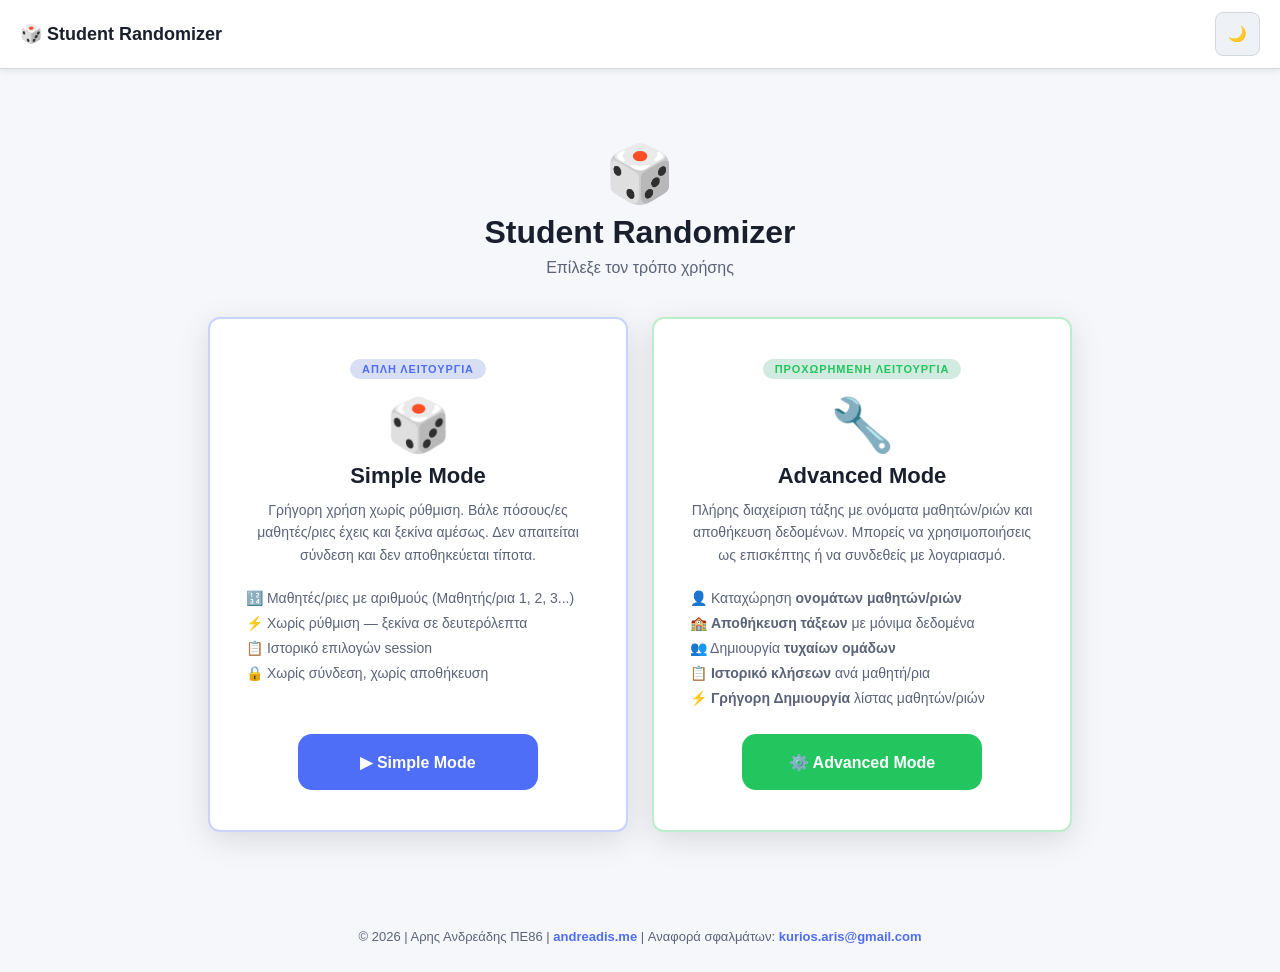
<file: index.html>
<!DOCTYPE html>
<html lang="el">
<head>
  <meta charset="UTF-8">
  <meta name="viewport" content="width=device-width, initial-scale=1.0">
  <title>Student Randomizer</title>
  <link rel="icon" href="data:image/svg+xml,<svg xmlns='http://www.w3.org/2000/svg' viewBox='0 0 100 100'><text y='.9em' font-size='90'>🎲</text></svg>">
  <link rel="stylesheet" href="css/variables.css">
  <link rel="stylesheet" href="css/base.css">
  <link rel="stylesheet" href="css/components.css">
  <link rel="stylesheet" href="css/landing.css">
</head>
<body>

<header class="header">
  <span class="app-title">🎲 Student Randomizer</span>
  <button class="btn btn-secondary btn-icon" id="btn-theme" title="Εναλλαγή θέματος">🌙</button>
</header>

<main class="landing-main">
  <div class="landing-hero">
    <div class="landing-hero-icon">🎲</div>
    <h1 class="landing-hero-title">Student Randomizer</h1>
    <p class="landing-hero-sub">Επίλεξε τον τρόπο χρήσης</p>
  </div>

  <div class="landing-cards">

    <!-- Simple Mode -->
    <a href="simple.html" class="landing-card landing-card-simple">
      <div class="card-badge badge-simple">Απλή Λειτουργία</div>
      <div class="card-icon">🎲</div>
      <h2 class="card-title">Simple Mode</h2>
      <p class="card-desc">Γρήγορη χρήση χωρίς ρύθμιση. Βάλε πόσους/ες μαθητές/ριες έχεις και ξεκίνα αμέσως. Δεν απαιτείται σύνδεση και δεν αποθηκεύεται τίποτα.</p>
      <ul class="card-features">
        <li>🔢 Μαθητές/ριες με αριθμούς (Μαθητής/ρια 1, 2, 3...)</li>
        <li>⚡ Χωρίς ρύθμιση — ξεκίνα σε δευτερόλεπτα</li>
        <li>📋 Ιστορικό επιλογών session</li>
        <li>🔒 Χωρίς σύνδεση, χωρίς αποθήκευση</li>
      </ul>
      <span class="card-cta cta-simple">▶ Simple Mode</span>
    </a>

    <!-- Advanced Mode -->
    <a href="advanced.html" class="landing-card landing-card-expert">
      <div class="card-badge badge-expert">Προχωρημένη Λειτουργία</div>
      <div class="card-icon">🔧</div>
      <h2 class="card-title">Advanced Mode</h2>
      <p class="card-desc">Πλήρης διαχείριση τάξης με ονόματα μαθητών/ριών και αποθήκευση δεδομένων. Μπορείς να χρησιμοποιήσεις ως επισκέπτης ή να συνδεθείς με λογαριασμό.</p>
      <ul class="card-features">
        <li>👤 Καταχώρηση <strong>ονομάτων μαθητών/ριών</strong></li>
        <li>🏫 <strong>Αποθήκευση τάξεων</strong> με μόνιμα δεδομένα</li>
        <li>👥 Δημιουργία <strong>τυχαίων ομάδων</strong></li>
        <li>📋 <strong>Ιστορικό κλήσεων</strong> ανά μαθητή/ρια</li>
        <li>⚡ <strong>Γρήγορη Δημιουργία</strong> λίστας μαθητών/ριών</li>
      </ul>
      <span class="card-cta cta-expert">⚙️ Advanced Mode</span>
    </a>

  </div>
</main>

<footer class="site-footer">
  © 2026 | Αρης Ανδρεάδης ΠΕ86 | <a href="https://andreadis.me" target="_blank" rel="noopener noreferrer">andreadis.me</a> | Αναφορά σφαλμάτων: <a href="mailto:kurios.aris@gmail.com">kurios.aris@gmail.com</a>
</footer>

<div id="toast-container"></div>

<script src="js/landing.js"></script>
  <script data-goatcounter="https://randomizer.goatcounter.com/count"
        async src="//gc.zgo.at/count.js"></script>
</body>
</html>
</file>
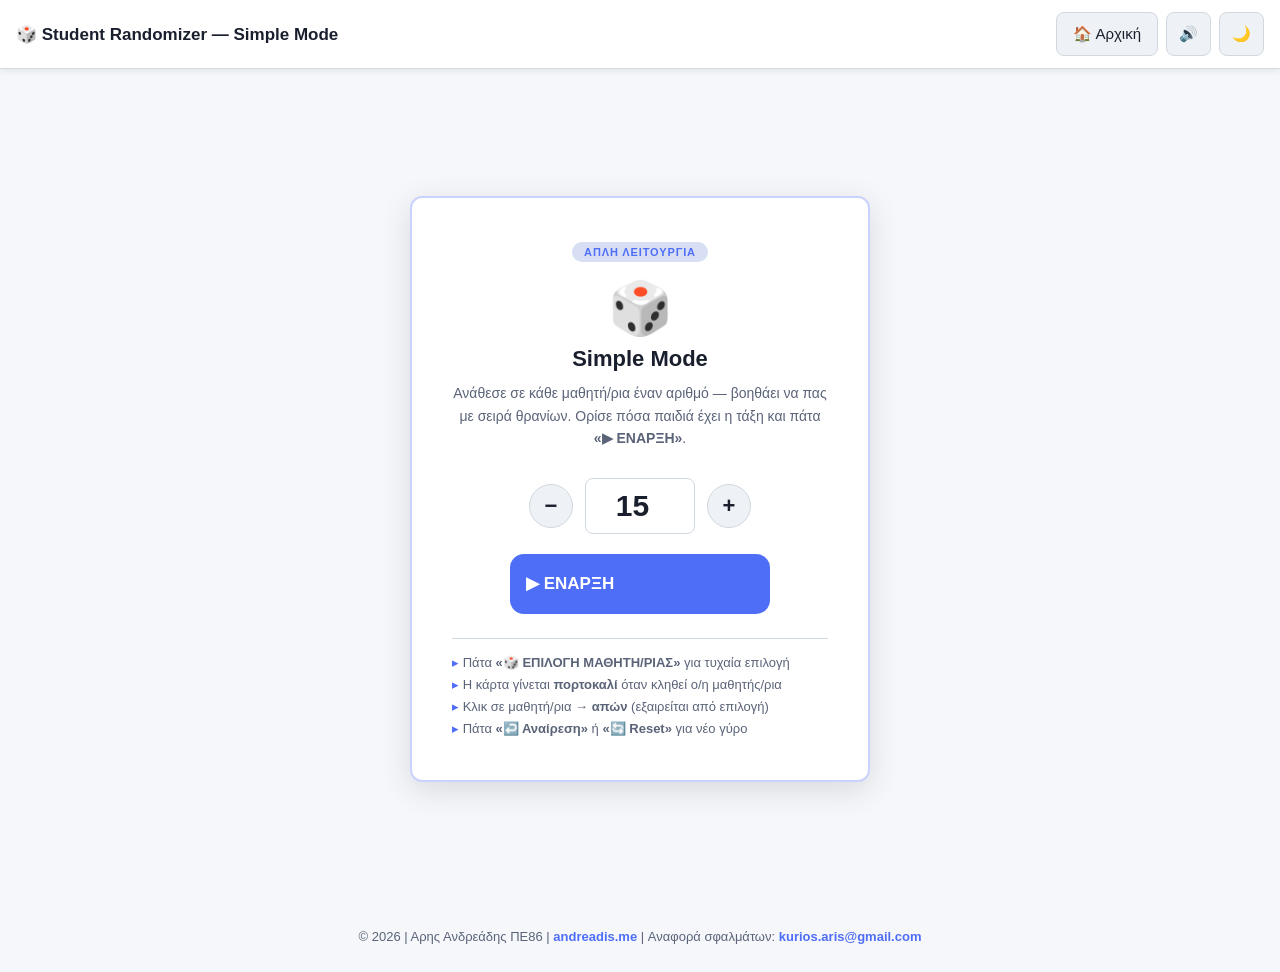
<file: simple.html>
<!DOCTYPE html>
<html lang="el">
<head>
  <meta charset="UTF-8">
  <meta name="viewport" content="width=device-width, initial-scale=1.0">
  <title>Student Randomizer — Simple Mode</title>
  <link rel="icon" href="data:image/svg+xml,<svg xmlns='http://www.w3.org/2000/svg' viewBox='0 0 100 100'><text y='.9em' font-size='90'>🎲</text></svg>">
  <link rel="stylesheet" href="css/variables.css">
  <link rel="stylesheet" href="css/base.css">
  <link rel="stylesheet" href="css/components.css">
  <link rel="stylesheet" href="css/overlays.css">
  <link rel="stylesheet" href="css/simple.css">
  <link rel="stylesheet" href="css/picker.css">
</head>
<body data-simple-state="setup">

<!-- HEADER -->
<header class="header">
  <div class="header-left">
    <span class="app-title">🎲 Student Randomizer — Simple Mode</span>
  </div>
  <div class="header-right">
    <a href="index.html" class="btn btn-secondary" title="Αρχική σελίδα">🏠 Αρχική</a>
    <button class="btn btn-secondary btn-icon" id="btn-mute" title="Σίγαση">🔊</button>
    <button class="btn btn-secondary btn-icon" id="btn-theme" title="Εναλλαγή θέματος">🌙</button>
  </div>
</header>

<!-- SETUP SCREEN -->
<div class="simple-setup">
  <div class="setup-card">
    <div class="setup-badge">Απλή Λειτουργία</div>
    <div class="setup-icon">🎲</div>
    <h2 class="setup-title">Simple Mode</h2>
    <p class="setup-desc">Ανάθεσε σε κάθε μαθητή/ρια έναν αριθμό — βοηθάει να πας με σειρά θρανίων. Ορίσε πόσα παιδιά έχει η τάξη και πάτα <strong>«▶ ΕΝΑΡΞΗ»</strong>.</p>
    <div class="setup-count-row">
      <button class="btn btn-secondary count-btn" id="btn-count-minus" title="Μείωση">−</button>
      <input type="number" id="simple-count" min="1" max="200" value="15" aria-label="Αριθμός μαθητών/ριών">
      <button class="btn btn-secondary count-btn" id="btn-count-plus" title="Αύξηση">+</button>
    </div>
    <button class="btn btn-primary btn-start" id="btn-simple-start">▶ ΕΝΑΡΞΗ</button>
    <ul class="setup-instructions">
      <li>Πάτα <strong>«🎲 ΕΠΙΛΟΓΗ ΜΑΘΗΤΗ/ΡΙΑΣ»</strong> για τυχαία επιλογή</li>
      <li>Η κάρτα γίνεται <strong>πορτοκαλί</strong> όταν κληθεί ο/η μαθητής/ρια</li>
      <li>Κλικ σε μαθητή/ρια → <strong>απών</strong> (εξαιρείται από επιλογή)</li>
      <li>Πάτα <strong>«↩️ Αναίρεση»</strong> ή <strong>«🔄 Reset»</strong> για νέο γύρο</li>
    </ul>
  </div>
</div>

<!-- ACTIVE SCREEN -->
<main class="main simple-active">
  <div class="main-layout">

    <!-- PICKER COLUMN -->
    <div class="picker-column" id="picker-column">
      <div class="picker-section">
        <div class="picker-section-title">Επιλογέας</div>
        <div class="picker-type-toggle">
          <label class="picker-option">
            <input type="radio" name="picker-type" value="neon">
            <span>⚡ Neon</span>
          </label>
          <label class="picker-option">
            <input type="radio" name="picker-type" value="kino">
            <span>🎰 Kino</span>
          </label>
        </div>
        <div id="picker-display"></div>
      </div>
    </div>

    <!-- LEFT COLUMN -->
    <div class="main-left">

      <!-- ACTION AREA -->
      <div class="action-area">
        <div style="margin-bottom:12px;">
          <button class="btn btn-primary btn-pick" id="btn-pick">🎲 ΕΠΙΛΟΓΗ ΜΑΘΗΤΗ/ΡΙΑΣ</button>
        </div>
        <div class="action-row">
          <span class="stats-badge" id="stats-badge">0 / 0 επιλέχθηκαν</span>
          <button class="btn btn-secondary" id="btn-undo" disabled>↩️ Αναίρεση</button>
          <button class="btn btn-secondary" id="btn-reset-session">🔄 Reset</button>
          <button class="btn btn-secondary" id="btn-change-count">🔢 Αλλαγή πλήθους μαθητών/ριών</button>
        </div>
        <div class="unique-row">
          <label class="unique-label">
            <input type="checkbox" id="chk-unique" checked>
            Κάθε μαθητής/ρια επιλέγεται μόνο μία φορά ανά γύρο
          </label>
          <div id="repeat-notice" class="repeat-notice" hidden>
            ℹ️ Οι μαθητές/ριες μπορούν να επιλεγούν πάνω από μία φορά
          </div>
        </div>
      </div>

      <!-- STUDENTS GRID -->
      <div class="students-section">
        <div class="students-grid" id="students-grid"></div>
      </div>

      <!-- INSTRUCTIONS -->
      <div class="active-instructions">
        <div class="active-instructions-title">📖 Οδηγίες χρήσης</div>
        <ul class="active-instructions-list">
          <li>Πάτα <strong>«🎲 ΕΠΙΛΟΓΗ ΜΑΘΗΤΗ/ΡΙΑΣ»</strong> για τυχαία επιλογή</li>
          <li>Η κάρτα του/της επιλεγμένου/ης μαθητή/ριας γίνεται <strong>πορτοκαλί</strong> — σημαίνει ότι έχει κληθεί</li>
          <li>Κάνε κλικ σε μαθητή/ρια για να τον/την ορίσεις ως <strong>απόντα</strong> (σκούρο) και να μην επιλεγεί</li>
          <li>Πάτα <strong>«↩️ Αναίρεση»</strong> για να αναιρέσεις την τελευταία επιλογή</li>
          <li>Πάτα <strong>«🔄 Reset»</strong> για να ξεκινήσεις νέο γύρο από την αρχή</li>
        </ul>
      </div>

    </div><!-- /main-left -->

    <!-- RIGHT COLUMN: history -->
    <div class="main-right">
      <div class="history-panel">
        <div class="section-header">
          <span class="section-title">📋 Ιστορικό Επιλογών</span>
        </div>
        <ul class="history-list" id="simple-history-list">
          <li style="color:var(--text2);font-size:14px;">Κανένας/καμία μαθητής/ρια δεν έχει κληθεί ακόμα.</li>
        </ul>
      </div>
    </div><!-- /main-right -->

  </div><!-- /main-layout -->
</main>

<footer class="site-footer">
  © 2026 | Αρης Ανδρεάδης ΠΕ86 | <a href="https://andreadis.me" target="_blank" rel="noopener noreferrer">andreadis.me</a> | Αναφορά σφαλμάτων: <a href="mailto:kurios.aris@gmail.com">kurios.aris@gmail.com</a>
</footer>

<!-- TOAST CONTAINER -->
<div id="toast-container"></div>

<script type="module" src="js/simple-main.js"></script>
</body>
</html>
</file>
<file: css/variables.css>
:root {
  --bg: #f5f7fa;
  --surface: #ffffff;
  --surface2: #eef1f5;
  --border: #d1d9e0;
  --text: #1a1f2e;
  --text2: #5a6378;
  --accent: #4f6ef7;
  --accent-hover: #3a58e8;
  --green: #22c55e;
  --orange: #f97316;
  --red: #ef4444;
  --red-hover: #dc2626;
  --gray: #94a3b8;
  --shadow: 0 2px 8px rgba(0,0,0,0.08);
  --shadow-lg: 0 8px 32px rgba(0,0,0,0.12);
  --radius: 12px;
  --radius-sm: 8px;
}

[data-theme="dark"] {
  --bg: #0f1117;
  --surface: #1a1f2e;
  --surface2: #242938;
  --border: #2d3448;
  --text: #e8ecf0;
  --text2: #8892a4;
  --shadow: 0 2px 8px rgba(0,0,0,0.3);
  --shadow-lg: 0 8px 32px rgba(0,0,0,0.4);
}
</file>
<file: css/base.css>
* { box-sizing: border-box; margin: 0; padding: 0; }

body {
  font-family: -apple-system, BlinkMacSystemFont, 'Segoe UI', sans-serif;
  background: var(--bg);
  color: var(--text);
  min-height: 100vh;
  transition: background 0.2s, color 0.2s;
}

[hidden] {
  display: none !important;
}

.site-footer {
  width: 100%;
  padding: 18px 24px 24px;
  text-align: center;
  color: var(--text2);
  font-size: 13px;
  line-height: 1.6;
}

.site-footer a {
  color: var(--accent);
  font-weight: 600;
  text-decoration: none;
}

.site-footer a:hover {
  text-decoration: underline;
}
</file>
<file: css/components.css>
/* ── BUTTONS ── */
.btn {
  height: 44px;
  padding: 0 16px;
  border: none;
  border-radius: var(--radius-sm);
  font-size: 15px;
  font-weight: 500;
  cursor: pointer;
  display: inline-flex;
  align-items: center;
  gap: 6px;
  transition: background 0.15s, transform 0.1s;
  white-space: nowrap;
  touch-action: manipulation;
  text-decoration: none;
}
.btn:active { transform: scale(0.97); }
.btn-primary { background: var(--accent); color: #fff; }
.btn-primary:hover { background: var(--accent-hover); }
.btn-secondary { background: var(--surface2); color: var(--text); border: 1px solid var(--border); }
.btn-secondary:hover { background: var(--border); }
.btn-danger { background: var(--red); color: #fff; }
.btn-danger:hover { background: var(--red-hover); }
.btn-icon { padding: 0 12px; }
.btn:disabled { opacity: 0.4; cursor: not-allowed; transform: none; }

/* ── INPUTS ── */
select {
  height: 44px;
  padding: 0 12px;
  border: 1px solid var(--border);
  border-radius: var(--radius-sm);
  background: var(--surface);
  color: var(--text);
  font-size: 15px;
  cursor: pointer;
  max-width: 220px;
}

.input-text {
  height: 44px;
  padding: 0 14px;
  border: 1px solid var(--border);
  border-radius: var(--radius-sm);
  font-size: 15px;
  background: var(--surface);
  color: var(--text);
  flex: 1;
  min-width: 160px;
}
.input-text:focus { outline: 2px solid var(--accent); border-color: transparent; }

input[type=number] {
  height: 44px;
  padding: 0 14px;
  border: 1px solid var(--border);
  border-radius: var(--radius-sm);
  font-size: 18px;
  font-weight: 700;
  background: var(--surface);
  color: var(--text);
  width: 100px;
  text-align: center;
}
input[type=number]:focus { outline: 2px solid var(--accent); border-color: transparent; }

textarea {
  width: 100%;
  padding: 12px;
  border: 1px solid var(--border);
  border-radius: var(--radius-sm);
  background: var(--surface);
  color: var(--text);
  font-size: 14px;
  resize: vertical;
  min-height: 120px;
  font-family: inherit;
}
textarea:focus { outline: 2px solid var(--accent); border-color: transparent; }

.rename-input {
  font-size: 15px;
  padding: 6px 10px;
  border: 1px solid var(--accent);
  border-radius: var(--radius-sm);
  background: var(--surface);
  color: var(--text);
  width: 180px;
}

/* ── STATS BADGE ── */
.stats-badge {
  background: var(--surface2);
  border: 1px solid var(--border);
  border-radius: 20px;
  padding: 8px 16px;
  font-size: 14px;
  font-weight: 600;
  color: var(--text2);
}

/* ── STUDENT CARD ── */
.student-card {
  background: var(--surface);
  border: 2px solid var(--border);
  border-radius: var(--radius-sm);
  padding: 12px 10px;
  text-align: center;
  cursor: pointer;
  transition: border-color 0.15s, background 0.15s, transform 0.1s;
  position: relative;
  min-height: 80px;
  display: flex;
  flex-direction: column;
  align-items: center;
  justify-content: center;
  gap: 4px;
  touch-action: manipulation;
}
.student-card:active { transform: scale(0.96); }
.student-card.in-pool { border-color: var(--green); }
.student-card.called {
  border-color: var(--orange);
  background: color-mix(in srgb, var(--orange) 8%, var(--surface));
}
.student-card.absent { border-color: var(--gray); background: var(--surface2); opacity: 0.6; }
.student-card.just-selected {
  border-color: var(--orange) !important;
  background: color-mix(in srgb, var(--orange) 22%, var(--surface)) !important;
  transform: scale(1.06);
  transition: border-color 0.2s, background 0.2s, transform 0.2s;
  box-shadow: 0 0 0 3px color-mix(in srgb, var(--orange) 30%, transparent);
}
.student-card .name { font-size: 13px; font-weight: 600; word-break: break-word; line-height: 1.3; }
.student-card .status-dot { font-size: 14px; }
.student-card .calls-badge {
  font-size: 11px;
  color: var(--text2);
  background: var(--surface2);
  border-radius: 10px;
  padding: 1px 6px;
}
.student-card .delete-btn {
  position: absolute;
  top: 4px;
  right: 4px;
  width: 20px;
  height: 20px;
  border-radius: 50%;
  border: none;
  background: var(--red);
  color: #fff;
  font-size: 12px;
  cursor: pointer;
  display: none;
  align-items: center;
  justify-content: center;
  line-height: 1;
  touch-action: manipulation;
}
.student-card:hover .delete-btn,
.student-card:focus-within .delete-btn { display: flex; }

/* ── GROUP CARD ── */
.group-card {
  background: var(--surface2);
  border-radius: var(--radius-sm);
  padding: 14px;
}
.group-card h4 { font-size: 14px; font-weight: 700; color: var(--accent); margin-bottom: 8px; }
.group-card ul { list-style: none; }
.group-card ul li { font-size: 14px; padding: 3px 0; border-bottom: 1px solid var(--border); }
.group-card ul li:last-child { border-bottom: none; }

/* ── LOG ENTRY ── */
.log-entry {
  border: 1px solid var(--border);
  border-radius: var(--radius-sm);
  padding: 12px;
  margin-bottom: 10px;
}
.log-entry-header {
  display: flex;
  justify-content: space-between;
  align-items: center;
  margin-bottom: 6px;
}
.log-entry-date { font-size: 13px; font-weight: 600; }
.log-entry-class { font-size: 12px; color: var(--text2); }
.log-entry-students { font-size: 13px; color: var(--text2); line-height: 1.5; }

/* ── HISTORY RANK ── */
.history-rank {
  font-size: 12px;
  font-weight: 700;
  color: var(--accent);
  min-width: 22px;
  display: inline-block;
}

/* ── EMPTY STATE ── */
.empty-state {
  text-align: center;
  padding: 40px 20px;
  color: var(--text2);
}
.empty-state .icon { font-size: 48px; margin-bottom: 12px; }
.empty-state p { font-size: 15px; }
</file>
<file: css/landing.css>
/* ── LANDING PAGE ── */

.header {
  background: var(--surface);
  border-bottom: 1px solid var(--border);
  padding: 12px 20px;
  display: flex;
  align-items: center;
  justify-content: space-between;
  box-shadow: var(--shadow);
}
.app-title {
  font-size: 18px;
  font-weight: 700;
  color: var(--text);
}

.landing-main {
  min-height: calc(100vh - 60px);
  display: flex;
  flex-direction: column;
  align-items: center;
  justify-content: center;
  padding: 40px 20px;
}

.landing-hero {
  text-align: center;
  margin-bottom: 40px;
}
.landing-hero-icon { font-size: 56px; line-height: 1; margin-bottom: 12px; }
.landing-hero-title {
  font-size: 32px;
  font-weight: 800;
  color: var(--text);
  margin-bottom: 8px;
}
.landing-hero-sub {
  font-size: 16px;
  color: var(--text2);
}

.landing-cards {
  display: flex;
  gap: 24px;
  align-items: stretch;
  justify-content: center;
  flex-wrap: wrap;
  width: 100%;
  max-width: 900px;
}

.landing-card {
  background: var(--surface);
  border-radius: var(--radius);
  padding: 40px 36px;
  box-shadow: var(--shadow-lg);
  flex: 1;
  max-width: 420px;
  min-width: 260px;
  display: flex;
  flex-direction: column;
  align-items: center;
  text-align: center;
  border: 2px solid transparent;
  text-decoration: none;
  color: inherit;
  transition: border-color 0.2s, box-shadow 0.2s, transform 0.15s;
  cursor: pointer;
}
.landing-card:hover {
  box-shadow: 0 12px 40px rgba(0,0,0,0.16);
  transform: translateY(-2px);
}
.landing-card:active { transform: scale(0.98); }

.landing-card-simple { border-color: color-mix(in srgb, var(--accent) 30%, transparent); }
.landing-card-expert  { border-color: color-mix(in srgb, var(--green)  30%, transparent); }

.card-badge {
  display: inline-block;
  font-size: 11px;
  font-weight: 700;
  letter-spacing: 0.08em;
  text-transform: uppercase;
  padding: 4px 12px;
  border-radius: 20px;
  margin-bottom: 20px;
}
.badge-simple { background: color-mix(in srgb, var(--accent) 14%, var(--surface2)); color: var(--accent); }
.badge-expert { background: color-mix(in srgb, var(--green)  14%, var(--surface2)); color: var(--green); }

.card-icon  { font-size: 52px; line-height: 1; margin-bottom: 12px; }
.card-title { font-size: 22px; font-weight: 800; margin-bottom: 10px; color: var(--text); }
.card-desc  { font-size: 14px; color: var(--text2); margin-bottom: 24px; line-height: 1.6; }

.card-features {
  list-style: none;
  text-align: left;
  width: 100%;
  font-size: 14px;
  color: var(--text2);
  display: flex;
  flex-direction: column;
  gap: 9px;
  margin-bottom: 28px;
}

.card-cta {
  width: 100%;
  max-width: 240px;
  height: 56px;
  font-size: 16px;
  font-weight: 700;
  border-radius: 14px;
  border: none;
  cursor: pointer;
  display: inline-flex;
  align-items: center;
  justify-content: center;
  gap: 8px;
  transition: background 0.15s, transform 0.1s;
  touch-action: manipulation;
  text-decoration: none;
  margin-top: auto;
}
.cta-simple {
  background: var(--accent);
  color: #fff;
}
.cta-simple:hover { background: var(--accent-hover); }
.cta-expert {
  background: var(--green);
  color: #fff;
}
.cta-expert:hover { background: color-mix(in srgb, var(--green) 80%, #000); }

@media (max-width: 720px) {
  .landing-cards { flex-direction: column; align-items: center; }
  .landing-card  { max-width: 480px; }
  .landing-hero-title { font-size: 26px; }
}
@media (max-width: 480px) {
  .landing-card { padding: 28px 20px; }
  .landing-hero-icon { font-size: 44px; }
}
</file>
<file: css/overlays.css>
/* ── TOAST ── */
#toast-container {
  position: fixed;
  bottom: 24px;
  left: 50%;
  transform: translateX(-50%);
  z-index: 9999;
  display: flex;
  flex-direction: column;
  gap: 8px;
  pointer-events: none;
}
.toast {
  background: #1a1f2e;
  color: #fff;
  padding: 12px 20px;
  border-radius: 10px;
  font-size: 15px;
  font-weight: 500;
  box-shadow: 0 4px 20px rgba(0,0,0,0.25);
  animation: toast-in 0.3s ease, toast-out 0.3s ease 2.7s forwards;
  white-space: nowrap;
}
.toast.success { background: #166534; }
.toast.error   { background: #7f1d1d; }
.toast.info    { background: #1e3a5f; }

/* ── PICK OVERLAY ── */
.overlay {
  position: fixed;
  inset: 0;
  background: rgba(0,0,0,0.85);
  z-index: 1000;
  display: flex;
  align-items: center;
  justify-content: center;
  cursor: pointer;
  animation: fade-in 0.2s ease;
}
.overlay-card {
  background: var(--surface);
  border-radius: 24px;
  padding: 48px 64px;
  text-align: center;
  max-width: 90vw;
  box-shadow: var(--shadow-lg);
  cursor: default;
  animation: pop-in 0.3s cubic-bezier(0.34, 1.56, 0.64, 1);
}
.overlay-label { font-size: 16px; color: var(--text2); margin-bottom: 12px; font-weight: 500; }
.overlay-name {
  font-size: clamp(40px, 8vw, 80px);
  font-weight: 800;
  color: var(--accent);
  line-height: 1.1;
  margin-bottom: 8px;
  letter-spacing: -1px;
}
.overlay-sub { font-size: 14px; color: var(--text2); margin-top: 16px; }
.overlay-card.fullscreen-mode {
  background: #000;
  border-radius: 0;
  padding: 0;
  width: 100vw;
  height: 100vh;
  max-width: none;
  display: flex;
  flex-direction: column;
  align-items: center;
  justify-content: center;
}
.overlay-card.fullscreen-mode .overlay-name { color: #fff; font-size: clamp(60px, 15vw, 160px); }

/* ── MODAL ── */
.modal-backdrop {
  position: fixed;
  inset: 0;
  background: rgba(0,0,0,0.5);
  z-index: 500;
  display: flex;
  align-items: center;
  justify-content: center;
  animation: fade-in 0.2s ease;
}
.modal {
  background: var(--surface);
  border-radius: var(--radius);
  padding: 28px;
  width: min(500px, 92vw);
  box-shadow: var(--shadow-lg);
  animation: pop-in 0.25s cubic-bezier(0.34, 1.56, 0.64, 1);
}
.modal h3 { font-size: 18px; margin-bottom: 16px; }
.modal p { color: var(--text2); font-size: 14px; margin-bottom: 16px; line-height: 1.5; }
.modal-footer { display: flex; gap: 10px; justify-content: flex-end; flex-wrap: wrap; margin-top: 20px; }

/* ── KEYFRAMES ── */
@keyframes fade-in  { from { opacity: 0; }              to { opacity: 1; } }
@keyframes pop-in   { from { transform: scale(0.7); opacity: 0; } to { transform: scale(1); opacity: 1; } }
@keyframes toast-in { from { opacity: 0; transform: translateY(16px); } to { opacity: 1; transform: none; } }
@keyframes toast-out { to   { opacity: 0; transform: translateY(16px); } }

@media (max-width: 600px) {
  .overlay-card { padding: 32px 24px; }
}
</file>
<file: css/simple.css>
/* ── SIMPLE MODE PAGE ── */

/* ── HEADER ── */
.header {
  background: var(--surface);
  border-bottom: 1px solid var(--border);
  padding: 12px 16px;
  display: flex;
  align-items: center;
  gap: 8px;
  flex-wrap: wrap;
  box-shadow: var(--shadow);
  position: sticky;
  top: 0;
  z-index: 100;
}
.header-left { display: flex; align-items: center; gap: 8px; flex: 1; flex-wrap: wrap; min-width: 0; }
.header-right { display: flex; align-items: center; gap: 8px; }
.app-title { font-size: 17px; font-weight: 700; color: var(--text); }

/* ── VISIBILITY BY STATE ── */
[data-simple-state=setup]  .simple-active  { display: none !important; }
[data-simple-state=active] .simple-setup   { display: none !important; }

/* ── SETUP CARD ── */
.simple-setup {
  display: flex;
  align-items: center;
  justify-content: center;
  min-height: calc(100vh - 60px);
  padding: 32px 20px;
}

.setup-card {
  background: var(--surface);
  border-radius: var(--radius);
  padding: 44px 40px;
  box-shadow: var(--shadow-lg);
  max-width: 460px;
  width: 100%;
  display: flex;
  flex-direction: column;
  align-items: center;
  text-align: center;
  border: 2px solid color-mix(in srgb, var(--accent) 30%, transparent);
}

.setup-badge {
  display: inline-block;
  font-size: 11px;
  font-weight: 700;
  letter-spacing: 0.08em;
  text-transform: uppercase;
  padding: 4px 12px;
  border-radius: 20px;
  margin-bottom: 20px;
  background: color-mix(in srgb, var(--accent) 14%, var(--surface2));
  color: var(--accent);
}

.setup-icon  { font-size: 52px; line-height: 1; margin-bottom: 12px; }
.setup-title { font-size: 22px; font-weight: 800; margin-bottom: 10px; color: var(--text); }
.setup-desc  { font-size: 14px; color: var(--text2); margin-bottom: 28px; line-height: 1.6; }

.setup-count-row {
  display: flex;
  align-items: center;
  justify-content: center;
  gap: 12px;
  margin-bottom: 20px;
}
.count-btn {
  width: 44px;
  height: 44px;
  padding: 0 !important;
  font-size: 22px;
  font-weight: 700;
  border-radius: 50% !important;
  justify-content: center;
}
#simple-count {
  width: 110px;
  font-size: 30px;
  font-weight: 800;
  height: 56px;
}

.btn-start {
  width: 100%;
  max-width: 260px;
  height: 60px;
  font-size: 17px;
  font-weight: 700;
  border-radius: 14px;
  margin-bottom: 24px;
}

.setup-instructions {
  list-style: none;
  text-align: left;
  width: 100%;
  font-size: 13px;
  color: var(--text2);
  display: flex;
  flex-direction: column;
  gap: 7px;
  margin-top: auto;
  padding-top: 16px;
  border-top: 1px solid var(--border);
}
.setup-instructions li::before { content: '▸ '; color: var(--accent); }

/* ── ACTIVE SCREEN ── */
.main { max-width: 1280px; margin: 0 auto; padding: 20px 16px; }

.main-layout {
  display: flex;
  gap: 20px;
  align-items: flex-start;
}
.main-left  { flex: 1; min-width: 0; }
.main-right {
  width: 260px;
  flex-shrink: 0;
  position: sticky;
  top: 76px;
  max-height: calc(100vh - 96px);
  overflow-y: auto;
}

/* ── ACTION AREA ── */
.action-area {
  background: var(--surface);
  border-radius: var(--radius);
  padding: 24px;
  margin-bottom: 20px;
  box-shadow: var(--shadow);
  text-align: center;
}
.btn-pick {
  height: 72px;
  font-size: 20px;
  font-weight: 700;
  padding: 0 40px;
  border-radius: 16px;
  margin-bottom: 16px;
  width: 100%;
  max-width: 400px;
  letter-spacing: 0.5px;
}
.action-row {
  display: flex;
  align-items: center;
  justify-content: center;
  gap: 10px;
  flex-wrap: wrap;
}

.unique-row {
  margin-top: 14px;
  display: flex;
  flex-direction: column;
  align-items: center;
  gap: 8px;
}
.unique-label {
  display: flex;
  align-items: center;
  gap: 8px;
  font-size: 14px;
  color: var(--text2);
  cursor: pointer;
  user-select: none;
}
.unique-label input[type=checkbox] {
  width: 18px;
  height: 18px;
  accent-color: var(--accent);
  cursor: pointer;
}
.repeat-notice {
  font-size: 13px;
  color: var(--accent);
  background: color-mix(in srgb, var(--accent) 10%, var(--surface2));
  border: 1px solid color-mix(in srgb, var(--accent) 30%, transparent);
  border-radius: var(--radius-sm);
  padding: 8px 14px;
  text-align: center;
}

/* ── STUDENTS SECTION ── */
.students-section { margin-bottom: 4px; }
.section-header {
  display: flex;
  align-items: center;
  justify-content: space-between;
  margin-bottom: 12px;
  flex-wrap: wrap;
  gap: 8px;
}
.section-title { font-size: 16px; font-weight: 600; color: var(--text2); }
.students-grid {
  display: grid;
  grid-template-columns: repeat(auto-fill, minmax(130px, 1fr));
  gap: 10px;
  margin-bottom: 16px;
}

/* ── INSTRUCTIONS (active state) ── */
.active-instructions {
  margin: 0 auto 16px;
  max-width: 640px;
  background: var(--surface2);
  border: 1px solid var(--border);
  border-radius: var(--radius-sm);
  padding: 16px 20px;
  font-size: 14px;
  color: var(--text2);
}
.active-instructions-title {
  font-weight: 700;
  font-size: 14px;
  color: var(--text);
  margin-bottom: 10px;
}
.active-instructions-list {
  list-style: none;
  display: flex;
  flex-direction: column;
  gap: 6px;
}
.active-instructions-list li::before { content: '▸ '; color: var(--accent); }

/* ── HISTORY PANEL ── */
.history-panel {
  background: var(--surface);
  border-radius: var(--radius);
  padding: 20px;
  box-shadow: var(--shadow);
  margin-bottom: 20px;
}
.history-list { list-style: none; }
.history-list li {
  display: flex;
  justify-content: space-between;
  padding: 8px 0;
  border-bottom: 1px solid var(--border);
  font-size: 14px;
}
.history-list li:last-child { border-bottom: none; }
.history-time { color: var(--text2); font-size: 13px; }
.history-rank {
  font-size: 12px;
  font-weight: 700;
  color: var(--accent);
  min-width: 22px;
  display: inline-block;
}

/* ── STATS BADGE ── */
.stats-badge {
  background: var(--surface2);
  border: 1px solid var(--border);
  border-radius: 20px;
  padding: 8px 16px;
  font-size: 14px;
  font-weight: 600;
  color: var(--text2);
}

/* ── RESPONSIVE ── */
@media (max-width: 900px) {
  .main-layout { flex-direction: column; }
  .main-right  { width: 100%; position: static; max-height: none; }
}
@media (max-width: 600px) {
  .btn-pick { font-size: 17px; height: 64px; }
  .students-grid { grid-template-columns: repeat(auto-fill, minmax(100px, 1fr)); }
  .setup-card { padding: 28px 20px; }
  .setup-title { font-size: 20px; }
  #simple-count { width: 90px; font-size: 26px; }
}

/* ── SIMPLE MODE: show picker-column only in active state ── */
[data-simple-state=setup]  .picker-column { display: none !important; }
</file>
<file: css/picker.css>
/* ── PICKER COLUMN (Simple mode) ─────────────────────────────────────────────*/
.picker-column {
  width: 200px;
  flex-shrink: 0;
  position: sticky;
  top: 76px;
  max-height: calc(100vh - 96px);
  overflow-y: auto;
}

.picker-section {
  background: var(--surface);
  border-radius: var(--radius);
  padding: 14px;
  box-shadow: var(--shadow);
}

.picker-section-title {
  font-size: 11px;
  font-weight: 700;
  text-transform: uppercase;
  letter-spacing: 0.07em;
  color: var(--text2);
  margin-bottom: 10px;
  padding-bottom: 8px;
  border-bottom: 1px solid var(--border);
}

/* ── SIDEBAR PICKER (Advanced mode) ─────────────────────────────────────────*/
.sidebar-picker-divider {
  border-top: 1px solid var(--border);
  margin: 6px 0;
}

/* ── PICKER TYPE TOGGLE ──────────────────────────────────────────────────────*/
.picker-type-toggle {
  display: flex;
  gap: 4px;
  margin-bottom: 12px;
}

.picker-type-toggle .picker-option {
  flex: 1;
  cursor: pointer;
}

.picker-type-toggle .picker-option input[type="radio"] {
  display: none;
}

.picker-type-toggle .picker-option span {
  display: block;
  text-align: center;
  padding: 6px 4px;
  border-radius: var(--radius-sm);
  font-size: 12px;
  font-weight: 600;
  border: 1px solid var(--border);
  background: var(--surface2);
  color: var(--text2);
  transition: background 0.15s, color 0.15s, border-color 0.15s;
  cursor: pointer;
  user-select: none;
  white-space: nowrap;
}

.picker-type-toggle .picker-option input[type="radio"]:checked + span {
  background: var(--accent);
  border-color: var(--accent);
  color: #fff;
}

/* ── THUMBNAILS ──────────────────────────────────────────────────────────────*/

/* Neon Pulse thumbnail */
.picker-thumb-neon {
  height: 68px;
  background: #020c1b;
  border: 2px solid #0ea5e9;
  border-radius: 12px;
  display: flex;
  align-items: center;
  justify-content: center;
  box-shadow: 0 0 10px rgba(14, 165, 233, 0.25);
}

.picker-thumb-neon-text {
  font-size: 15px;
  font-weight: 900;
  color: #38bdf8;
  text-shadow: 0 0 10px #38bdf8;
}

/* Kino thumbnail */
.picker-thumb-kino {
  display: grid;
  grid-template-columns: repeat(3, 1fr);
  gap: 4px;
  padding: 6px;
  background: var(--surface2);
  border: 1px solid var(--border);
  border-radius: 10px;
}

.picker-thumb-card {
  border-radius: 6px;
  padding: 5px 2px;
  font-size: 10px;
  font-weight: 700;
  text-align: center;
  background: var(--surface);
  border: 1px solid var(--border);
  color: var(--text2);
}

.picker-thumb-active {
  background: linear-gradient(135deg, #ec4899, #a855f7);
  border-color: #f9a8d4;
  color: #fff;
  box-shadow: 0 0 6px rgba(236, 72, 153, 0.4);
}

/* ── FULLSCREEN OVERLAY ───────────────────────────────────────────────────────*/
.picker-overlay {
  position: fixed;
  inset: 0;
  background: rgba(0, 0, 0, 0.86);
  z-index: 1000;
  display: flex;
  align-items: center;
  justify-content: center;
  padding: clamp(18px, 3vw, 44px);
  overflow-y: auto;
}

.picker-overlay-label {
  font-size: clamp(28px, 3vw, 44px);
  font-weight: 700;
  color: #fff;
  text-align: center;
  margin-bottom: clamp(24px, 3vw, 40px);
  letter-spacing: 0.02em;
}

.picker-overlay-hint {
  margin-top: 20px;
  font-size: 14px;
  color: rgba(255, 255, 255, 0.45);
  text-align: center;
  min-height: 20px;
}

/* ── NEON PULSE overlay ──────────────────────────────────────────────────────*/
.picker-overlay-neon-wrap {
  display: flex;
  flex-direction: column;
  align-items: center;
  width: 100%;
  max-width: min(96vw, 1080px);
}

/* Base neon display — used inside overlay */
.neon-display {
  width: 100%;
  height: 130px;
  border-radius: 16px;
  display: flex;
  align-items: center;
  justify-content: center;
  background: #020c1b;
  border: 2px solid #0ea5e9;
  overflow: hidden;
}

.neon-text {
  font-size: 34px;
  font-weight: 900;
  color: #38bdf8;
  text-shadow: 0 0 14px #38bdf8;
  text-align: center;
  padding: 0 16px;
  word-break: break-word;
}

.neon-display.running {
  animation: neonPulse 0.2s linear infinite alternate;
}

@keyframes neonPulse {
  from {
    box-shadow: 0 0 8px #0ea5e9, inset 0 0 10px rgba(14, 165, 233, 0.1);
  }
  to {
    box-shadow: 0 0 30px #0ea5e9, inset 0 0 24px rgba(14, 165, 233, 0.2);
  }
}

.neon-display.winner-glow {
  box-shadow: 0 0 50px #38bdf8;
  transition: box-shadow 0.3s ease;
}

/* Larger neon in overlay */
.picker-overlay-neon {
  height: auto;
  min-height: clamp(280px, 42vh, 520px);
  padding: clamp(24px, 4vw, 56px);
  box-sizing: border-box;
}

.picker-overlay-neon .neon-text {
  max-width: 100%;
  font-size: clamp(42px, 6vw, 96px);
  line-height: 1.05;
  white-space: nowrap;
  overflow-wrap: normal;
  word-break: normal;
  hyphens: none;
}

/* ── KINO overlay ───────────────────────────────────────────────────────*/
.picker-overlay-kino-wrap {
  width: 100%;
  max-width: min(96vw, 1320px);
  display: flex;
  flex-direction: column;
  align-items: center;
}

.picker-overlay-cards {
  width: 100%;
  grid-template-columns: repeat(auto-fit, minmax(190px, 1fr));
  gap: clamp(12px, 1.6vw, 22px);
}

/* Cards inside overlay: not interactive */
.picker-overlay-card {
  cursor: default !important;
  min-height: clamp(112px, 14vh, 170px);
  padding: clamp(18px, 2vw, 28px) clamp(12px, 1.5vw, 22px);
}
.picker-overlay-card .name {
  max-width: 100%;
  font-size: clamp(18px, 2vw, 32px);
  line-height: 1.15;
  white-space: normal;
  overflow-wrap: normal;
  word-break: normal;
  hyphens: none;
  text-wrap: balance;
}
.picker-overlay-card .status-dot {
  font-size: clamp(22px, 2.2vw, 34px);
}
.picker-overlay-card:active {
  transform: none !important;
}

/* Active highlight during animation */
.picker-overlay-card.picker-active {
  border-color: var(--accent) !important;
  background: color-mix(in srgb, var(--accent) 18%, var(--surface)) !important;
  transform: scale(1.07) !important;
  box-shadow: 0 0 0 3px color-mix(in srgb, var(--accent) 35%, transparent),
              0 4px 16px rgba(0, 0, 0, 0.25) !important;
  z-index: 1;
  position: relative;
  transition: transform 0.08s, border-color 0.08s, background 0.08s !important;
}

/* Winner card after animation stops */
.picker-overlay-card.picker-winner {
  border-color: var(--accent) !important;
  background: color-mix(in srgb, var(--accent) 22%, var(--surface)) !important;
  transform: scale(1.1) !important;
  box-shadow: 0 0 0 4px color-mix(in srgb, var(--accent) 50%, transparent),
              0 6px 24px rgba(0, 0, 0, 0.3) !important;
  z-index: 2;
  position: relative;
}

/* ── SIMPLE MODE: hide picker column on setup screen ────────────────────────*/
[data-simple-state=setup] .picker-column { display: none !important; }

/* ── RESPONSIVE ──────────────────────────────────────────────────────────────*/
@media (max-width: 1100px) {
  .picker-column { width: 180px; }
}

@media (max-width: 900px) {
  .picker-column {
    width: 100%;
    position: static;
    max-height: none;
  }
}

@media (max-width: 600px) {
  .picker-overlay { padding: 16px 12px; }
  .picker-overlay-label { font-size: 22px; margin-bottom: 18px; }
  .picker-overlay-neon { min-height: 210px; padding: 18px; }
  .picker-overlay-neon .neon-text { font-size: 34px; }
  .picker-overlay-cards {
    grid-template-columns: repeat(auto-fit, minmax(145px, 1fr));
    gap: 10px;
  }
  .picker-overlay-card { min-height: 92px; }
  .picker-overlay-card .name { font-size: 17px; }
}
</file>
